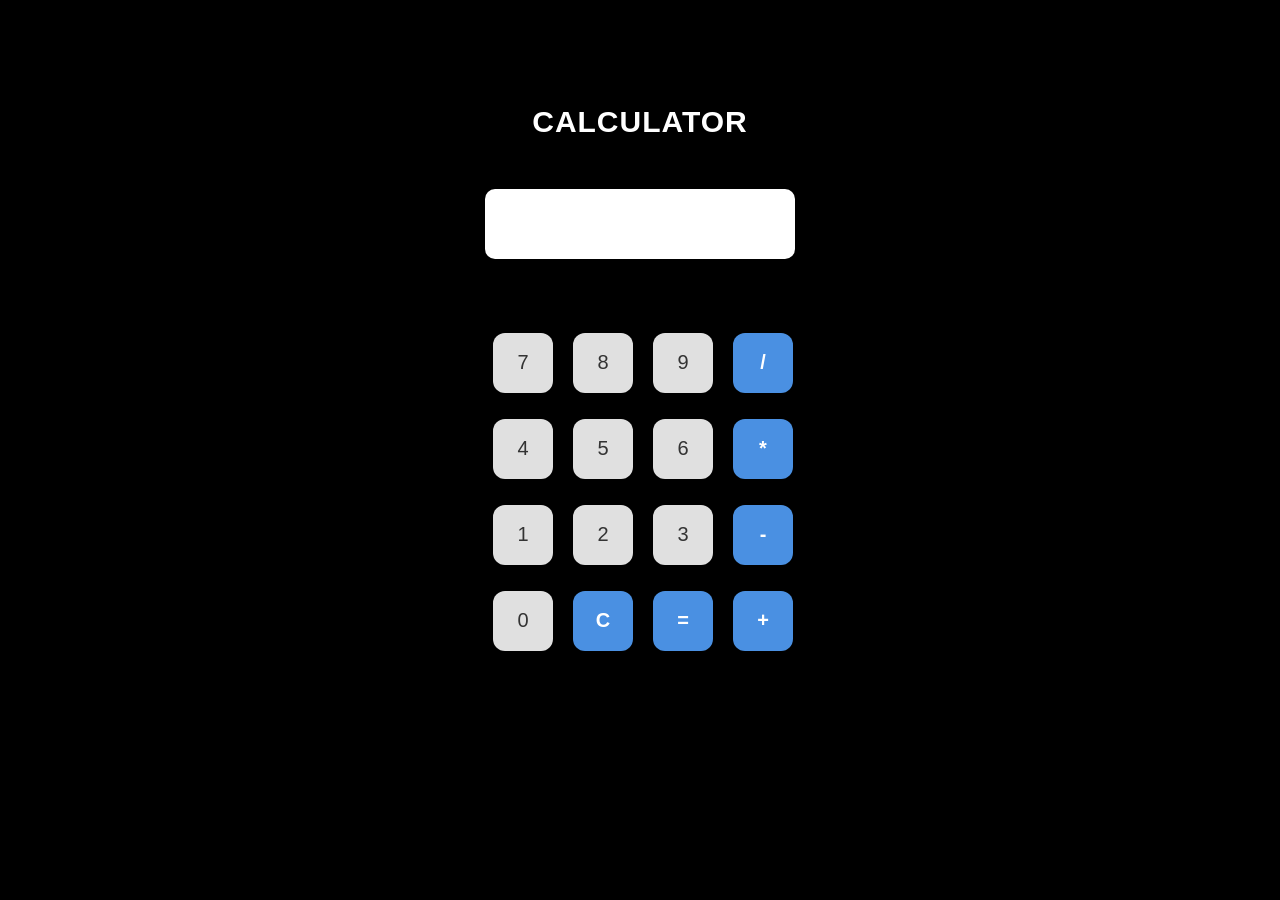
<file: calculator/index.html>
<!DOCTYPE html>
<html lang="en">
<head>
    <meta charset="UTF-8">
    <meta name="viewport" content="width=device-width, initial-scale=1.0">
    <title>Calculator</title>
    <style>
body {
    background-color: #000000;
    font-family: 'Segoe UI', sans-serif;
    display: flex;
    flex-direction: column;
    align-items: center;
    margin-top: 80px;
}

h2 {
    color: #333;
    font-size: 28px;
    margin-bottom: 20px;
    letter-spacing: 1px;
}

#display {
    width: 280px;
    height: 50px;
    font-size: 24px;
    font-weight: bold;
    text-align: right;
    padding: 10px 15px;
    border: none;
    border-radius: 10px;
    background-color: #ffffff;
    box-shadow: 0 2px 6px rgba(0,0,0,0.1);
    margin-bottom: 20px;
}

button {
    width: 60px;
    height: 60px;
    margin: 8px;
    font-size: 20px;
    border: none;
    border-radius: 12px;
    background-color: #e0e0e0;
    color: #333;
    cursor: pointer;
    box-shadow: 0 2px 4px rgba(0,0,0,0.1);
    transition: background-color 0.2s ease;
}

button:hover {
    background-color: #d4d4d4;
}
.button-grid {
    display: grid;
    grid-template-columns: repeat(4, 70px);
    gap: 10px;
    justify-content: center;
    padding: 10px;
}

#aman {
    background-color: #4a90e2;
    color: #fff;
    font-weight: bold;
}

#aman:hover {
    background-color: #357ab8;
}

input:disabled {
    background-color: #ffffff;
}
    </style>
</head>
<body>
    <h2 style="color: white; margin-bottom: 50px; font-size: 30px;">CALCULATOR</h2>
    <input type="text" id="display" disabled>
    <br><br>
<div class="button-grid">
    <button onclick="addToDisplay('7')">7</button>
    <button onclick="addToDisplay('8')">8</button>
    <button onclick="addToDisplay('9')">9</button>
    <button id="aman" onclick="setOperator('/')">/</button>

    <button onclick="addToDisplay('4')">4</button>
    <button onclick="addToDisplay('5')">5</button>
    <button onclick="addToDisplay('6')">6</button>
    <button id="aman" onclick="setOperator('*')">*</button>

    <button onclick="addToDisplay('1')">1</button>
    <button onclick="addToDisplay('2')">2</button>
    <button onclick="addToDisplay('3')">3</button>
    <button id="aman" onclick="setOperator('-')">-</button>

    <button onclick="addToDisplay('0')">0</button>
    <button id="aman" onclick="clearDisplay()">C</button>
    <button id="aman" onclick="calculate()">=</button>
    <button id="aman" onclick="setOperator('+')">+</button>
</div>

    <script>
        let firstNumber = "";
        let secondNumber = "";
        let operator = "";

        function addToDisplay(value) {
            if (operator === "") {
                firstNumber += value;
                document.getElementById("display").value = firstNumber;
            } else {
                secondNumber += value;
                document.getElementById("display").value = firstNumber + " " + operator + " " + secondNumber;
            }
        }

        function setOperator(op) {
            if (firstNumber === "") {
                alert("Enter a number first");
                return;
            }
            operator = op;
            document.getElementById("display").value = firstNumber + " " + operator;
        }

        function clearDisplay() {
            firstNumber = "";
            secondNumber = "";
            operator = "";
            document.getElementById("display").value = "";
        }

        function calculate() {
            let num1 = parseFloat(firstNumber);
            let num2 = parseFloat(secondNumber);
            let result = 0;

            if (isNaN(num1) || isNaN(num2)) {
                alert("Invalid input");
                return;
            }

            if (operator === "+") {
                result = num1 + num2;
            } else if (operator === "-") {
                result = num1 - num2;
            } else if (operator === "*") {
                result = num1 * num2;
            } else if (operator === "/") {
                if (num2 === 0) {
                    alert("Cannot divide by zero");
                    return;
                }
                result = num1 / num2;
            }

            document.getElementById("display").value = result;
            // Reset for next calculation
            firstNumber = result.toString();
            secondNumber = "";
            operator = "";
        }
    </script>
</body>
</html>
</file>
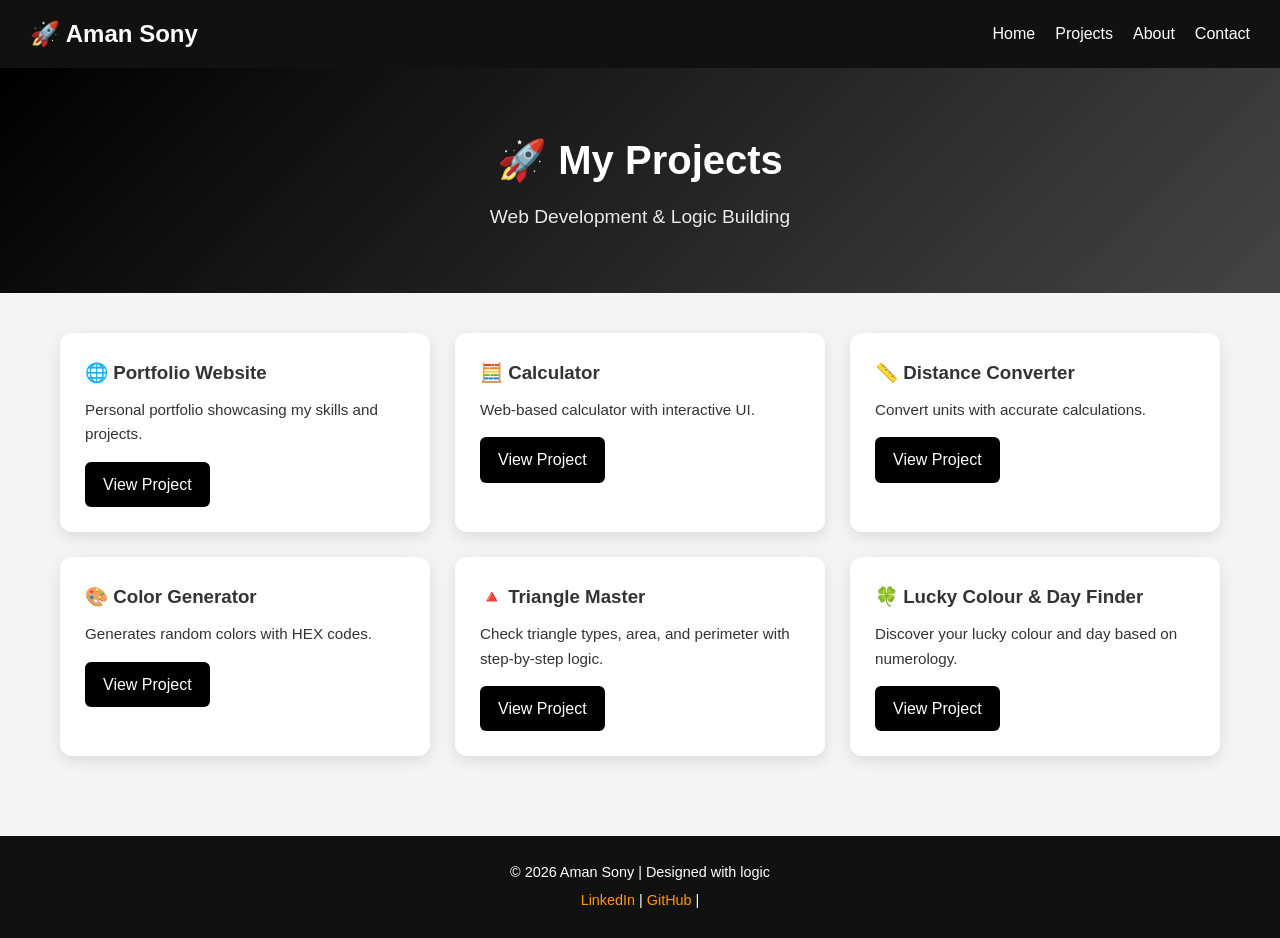
<file: landingpage/index.html>
<!DOCTYPE html>
<html lang="en">
<head>
  <meta charset="UTF-8">
  <title>My Projects</title>
  <meta name="viewport" content="width=device-width, initial-scale=1.0">

  <style>
    /* Reset & Base */
    * {
      margin: 0;
      padding: 0;
      box-sizing: border-box;
    }
    body {
      font-family: Arial, sans-serif;
      background: #f4f4f4;
      color: #333;
      line-height: 1.6;
    }

    /* Navbar */
    nav {
      background: #111;
      color: white;
      padding: 15px 30px;
      display: flex;
      justify-content: space-between;
      align-items: center;
    }
    nav h2 {
      margin: 0;
    }
    nav ul {
      list-style: none;
      display: flex;
      gap: 20px;
    }
    nav ul li a {
      color: white;
      text-decoration: none;
      transition: 0.3s;
    }
    nav ul li a:hover {
      color: #ff9800;
    }

    /* Header */
    header {
      background: linear-gradient(135deg, #000, #444);
      color: white;
      text-align: center;
      padding: 60px 20px;
    }
    header h1 {
      font-size: 2.5rem;
      margin-bottom: 10px;
    }
    header p {
      font-size: 1.2rem;
      opacity: 0.9;
    }

    /* Container & Cards */
    .container {
      padding: 40px 20px;
      display: grid;
      grid-template-columns: repeat(auto-fit, minmax(280px, 1fr));
      gap: 25px;
      max-width: 1200px;
      margin: auto;
    }
    .card {
      background: white;
      padding: 25px;
      border-radius: 12px;
      box-shadow: 0 5px 15px rgba(0,0,0,0.1);
      transition: transform 0.3s, box-shadow 0.3s;
    }
    .card:hover {
      transform: translateY(-8px);
      box-shadow: 0 8px 20px rgba(0,0,0,0.2);
    }
    .card h3 {
      margin-bottom: 10px;
    }
    .card p {
      font-size: 0.95rem;
      margin-bottom: 15px;
    }
    .btn {
      display: inline-block;
      padding: 10px 18px;
      background: #000;
      color: white;
      text-decoration: none;
      border-radius: 6px;
      transition: 0.3s;
    }
    .btn:hover {
      background: #ff9800;
    }

    /* Footer */
    footer {
      background: #111;
      color: white;
      text-align: center;
      padding: 20px;
      margin-top: 40px;
    }
    footer p {
      margin: 5px 0;
      font-size: 0.9rem;
    }
    footer a {
      color: #ff9800;
      text-decoration: none;
    }
    footer a:hover {
      text-decoration: underline;
    }
  </style>
</head>
<body>

  <!-- Navbar -->
  <nav>
    <h2>🚀 Aman Sony</h2>
    <ul>
      <li><a href="#">Home</a></li>
      <li><a href="#">Projects</a></li>
      <li><a href="#">About</a></li>
      <li><a href="#">Contact</a></li>
    </ul>
  </nav>

  <!-- Header -->
  <header>
    <h1>🚀 My Projects</h1>
    <p>Web Development & Logic Building</p>
  </header>

  <!-- Projects Grid -->
  <div class="container">
    <div class="card">
      <h3>🌐 Portfolio Website</h3>
      <p>Personal portfolio showcasing my skills and projects.</p>
      <a href="" class="btn">View Project</a>
    </div>

    <div class="card">
      <h3>🧮 Calculator</h3>
      <p>Web-based calculator with interactive UI.</p>
      <a href="" class="btn">View Project</a>
    </div>

    <div class="card">
      <h3>📏 Distance Converter</h3>
      <p>Convert units with accurate calculations.</p>
      <a href="" class="btn">View Project</a>
    </div>

    <div class="card">
      <h3>🎨 Color Generator</h3>
      <p>Generates random colors with HEX codes.</p>
      <a href="" class="btn">View Project</a>
    </div>

    <div class="card">
      <h3>🔺 Triangle Master</h3>
      <p>Check triangle types, area, and perimeter with step-by-step logic.</p>
      <a href="" class="btn">View Project</a>
    </div>

    <div class="card">
      <h3>🍀 Lucky Colour & Day Finder</h3>
      <p>Discover your lucky colour and day based on numerology.</p>
      <a href="" class="btn">View Project</a>
    </div>
  </div>

  <!-- Footer -->
  <footer>
    <p>© 2026 Aman Sony | Designed with logic</p>
    <p><a href="#">LinkedIn</a> | <a href="#">GitHub</a> |</p>
  </footer>

</body>
</html>
</file>
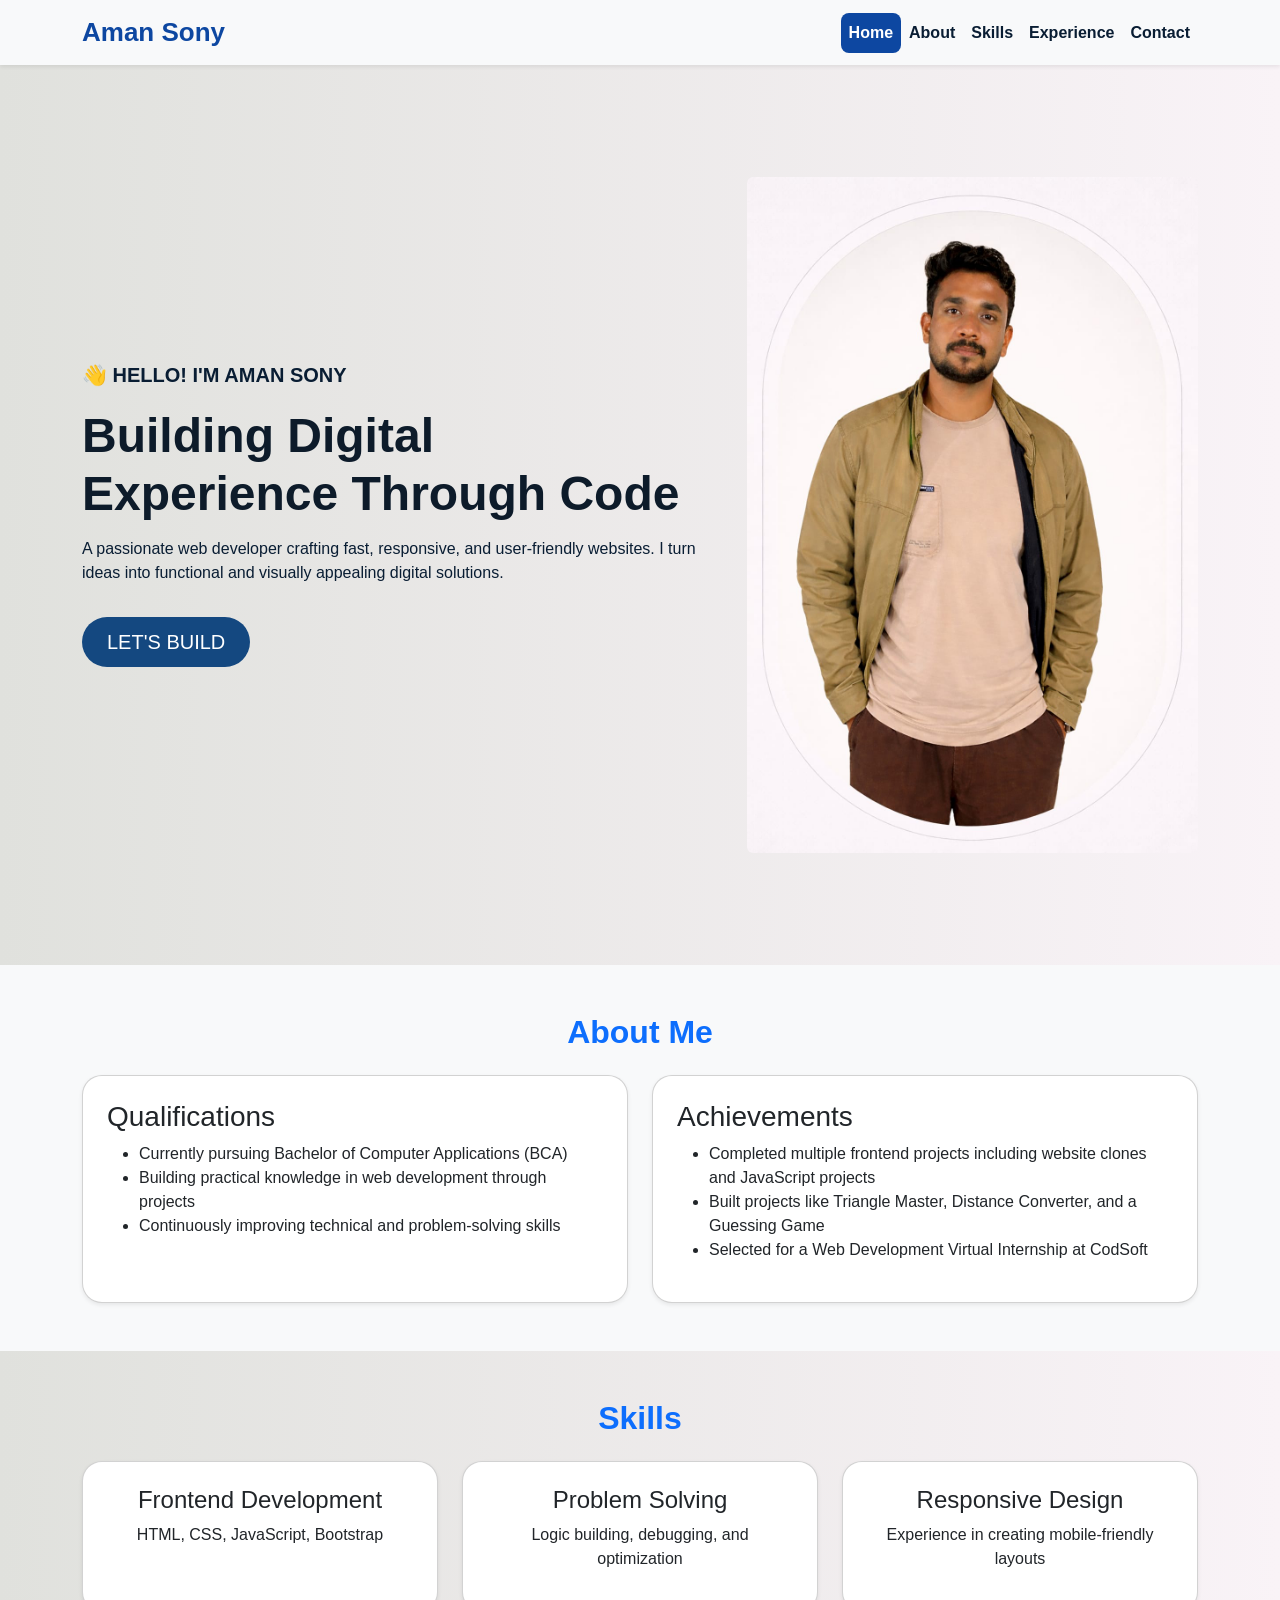
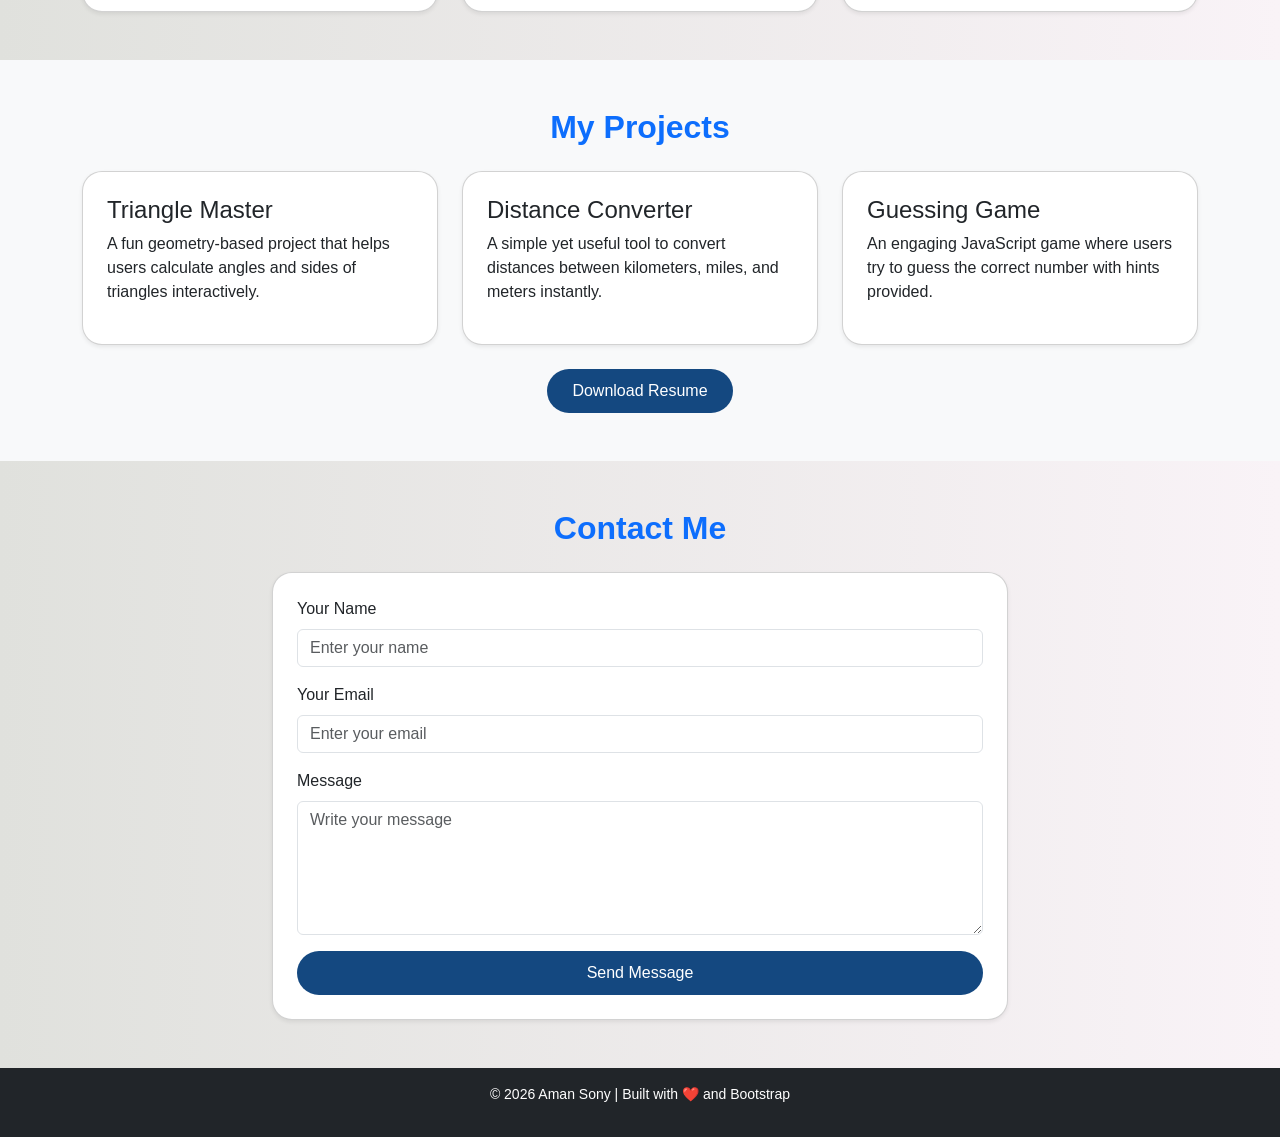
<file: portfolio/index.html>
<!DOCTYPE html>
<html lang="en">
<head>
  <meta charset="UTF-8">
  <meta name="viewport" content="width=device-width, initial-scale=1.0">
  <title>Aman Sony Portfolio</title>

  <!-- Bootstrap -->
  <link href="https://cdn.jsdelivr.net/npm/bootstrap@5.3.0/dist/css/bootstrap.min.css" rel="stylesheet">

  <!-- Custom CSS -->
  <link rel="stylesheet" href="style.css">
</head>
<body>

<!-- NAVBAR -->
<nav class="navbar navbar-expand-lg bg-light shadow-sm sticky-top">
  <div class="container">
    <a class="navbar-brand fw-bold text-primary" href="#">Aman Sony</a>
    <button class="navbar-toggler" type="button" data-bs-toggle="collapse" data-bs-target="#navMenu">
      <span class="navbar-toggler-icon"></span>
    </button>
    <div class="collapse navbar-collapse" id="navMenu">
      <ul class="navbar-nav ms-auto">
        <li class="nav-item"><a class="nav-link active" href="#home">Home</a></li>
        <li class="nav-item"><a class="nav-link" href="#about">About</a></li>
        <li class="nav-item"><a class="nav-link" href="#skills">Skills</a></li>
        <li class="nav-item"><a class="nav-link" href="#experience">Experience</a></li>
        <li class="nav-item"><a class="nav-link" href="#contact">Contact</a></li>
      </ul>
    </div>
  </div>
</nav>

<!-- HERO SECTION -->
<section id="home" class="hero py-5">
  <div class="container">
    <div class="row align-items-center">
      <!-- TEXT -->
      <div class="col-lg-7 text-center text-lg-start">
        <h5 class="hello">👋 HELLO! I'M AMAN SONY</h5>
        <h1 class="title">Building Digital <br> Experience Through Code</h1>
        <p class="desc">
          A passionate web developer crafting fast, responsive, and user-friendly websites.
          I turn ideas into functional and visually appealing digital solutions.
        </p>
        <a href="#contact" class="btn btn-primary btn-lg mt-3">LET'S BUILD</a>
      </div>
      <!-- IMAGE -->
      <div class="col-lg-5 text-center mt-4 mt-lg-0">
        <img src="./image/new amna port.jpeg" class="img-fluid rounded" alt="Profile Image">
      </div>
    </div>
  </div>
</section>

<!-- ABOUT SECTION -->
<section id="about" class="py-5 bg-light">
  <div class="container">
    <h2 class="text-center mb-4 text-primary fw-bold">About Me</h2>
    <div class="row g-4">
      <div class="col-md-6">
        <div class="card h-100 shadow-sm p-4">
          <h3>Qualifications</h3>
          <ul>
            <li>Currently pursuing Bachelor of Computer Applications (BCA)</li>
            <li>Building practical knowledge in web development through projects</li>
            <li>Continuously improving technical and problem-solving skills</li>
          </ul>
        </div>
      </div>
      <div class="col-md-6">
        <div class="card h-100 shadow-sm p-4">
          <h3>Achievements</h3>
          <ul>
            <li>Completed multiple frontend projects including website clones and JavaScript projects</li>
            <li>Built projects like Triangle Master, Distance Converter, and a Guessing Game</li>
            <li>Selected for a Web Development Virtual Internship at CodSoft</li>
          </ul>
        </div>
      </div>
    </div>
  </div>
</section>

<!-- SKILLS SECTION -->
<section id="skills" class="py-5">
  <div class="container text-center">
    <h2 class="text-primary fw-bold mb-4">Skills</h2>
    <div class="row g-4">
      <div class="col-md-4">
        <div class="card h-100 shadow-sm p-4">
          <h4>Frontend Development</h4>
          <p>HTML, CSS, JavaScript, Bootstrap</p>
        </div>
      </div>
      <div class="col-md-4">
        <div class="card h-100 shadow-sm p-4">
          <h4>Problem Solving</h4>
          <p>Logic building, debugging, and optimization</p>
        </div>
      </div>
      <div class="col-md-4">
        <div class="card h-100 shadow-sm p-4">
          <h4>Responsive Design</h4>
          <p>Experience in creating mobile-friendly layouts</p>
        </div>
      </div>
    </div>
 
  </div>
</section>
<!-- PROJECTS SECTION -->
<section id="projects" class="py-5 bg-light">
  <div class="container">
    <h2 class="text-center mb-4 text-primary fw-bold">My Projects</h2>
    <div class="row g-4">
      <div class="col-md-4">
        <div class="card h-100 shadow-sm p-4">
          <h4>Triangle Master</h4>
          <p>A fun geometry-based project that helps users calculate angles and sides of triangles interactively.</p>
        </div>
      </div>
      <div class="col-md-4">
        <div class="card h-100 shadow-sm p-4">
          <h4>Distance Converter</h4>
          <p>A simple yet useful tool to convert distances between kilometers, miles, and meters instantly.</p>
        </div>
      </div>
      <div class="col-md-4">
        <div class="card h-100 shadow-sm p-4">
          <h4>Guessing Game</h4>
          <p>An engaging JavaScript game where users try to guess the correct number with hints provided.</p>
        </div>
      </div>
    </div>
  <div class="text-center mt-4">
      <a href="./image/for resume.pdf" download class="btn btn-primary">
        Download Resume
      </a>
    </div>

  </div>
</section>

<!-- CONTACT SECTION -->
<section id="contact" class="py-5">
  <div class="container">
    <h2 class="text-center mb-4 text-primary fw-bold">Contact Me</h2>
    <div class="row justify-content-center">
      <div class="col-md-8">
        <form class="card shadow-sm p-4">
          <div class="mb-3">
            <label for="name" class="form-label">Your Name</label>
            <input type="text" class="form-control" id="name" placeholder="Enter your name">
          </div>
          <div class="mb-3">
            <label for="email" class="form-label">Your Email</label>
            <input type="email" class="form-control" id="email" placeholder="Enter your email">
          </div>
          <div class="mb-3">
            <label for="message" class="form-label">Message</label>
            <textarea class="form-control" id="message" rows="5" placeholder="Write your message"></textarea>
          </div>
          <button type="submit" class="btn btn-primary">Send Message</button>
        </form>
      </div>
    </div>
  </div>
</section>


<!-- FOOTER -->
<footer class="footer bg-dark text-white text-center py-3">
  <p>© 2026 Aman Sony | Built with ❤️ and Bootstrap</p>
</footer>

<!-- BOOTSTRAP JS -->
<script src="https://cdn.jsdelivr.net/npm/bootstrap@5.3.0/dist/js/bootstrap.bundle.min.js"></script>
</body>
</html>
</file>
<file: portfolio/style.css>
body {
  margin: 0;
  font-family: 'Segoe UI', sans-serif;
  background: linear-gradient(to right, rgb(224,225,221), rgb(249,243,247));
}

/* HERO */
.hero {
  min-height: 100vh;
  display: flex;
  align-items: center;
}
.hello {
  font-size: 20px;
  font-weight: bold;
  color: rgb(9,29,51);
}
.title {
  font-size: 3rem;
  font-weight: bold;
  color: rgb(13,27,42);
  margin-top: 20px;
}
.desc {
  font-size: 1rem;
  color: rgb(9,29,51);
  margin-top: 15px;
}

/* BUTTON */
.btn-primary {
  background-color: rgb(20,72,128);
  border: none;
  border-radius: 25px;
  padding: 10px 25px;
  transition: 0.3s;
}
.btn-primary:hover {
  transform: scale(1.05);
  background-color: rgb(13,71,161);
}

/* NAVBAR */
.navbar-brand {
  font-size: 26px;
  font-weight: 800;
  color: rgb(13,71,161) !important;
}
.nav-link {
  color: rgb(9,29,51) !important;
  font-weight: 600;
  padding: 8px 12px;
  border-radius: 8px;
  transition: 0.2s;
}
.nav-link:hover,
.nav-link.active {
  color: #fff !important;
  background-color: rgb(13,71,161) !important;
}

/* CARDS */
.card {
  border-radius: 20px;
  transition: 0.3s ease;
}
.card:hover {
  transform: translateY(-5px);
  box-shadow: 0 8px 20px rgba(0,0,0,0.15);
}

/* FOOTER */
.footer {
  font-size: 14px;
}

/* RESPONSIVE */
@media (max-width: 768px) {
  .title {
    font-size: 2rem;
  }
  .desc {
    font-size: 0.9rem;
  }
}
</file>
